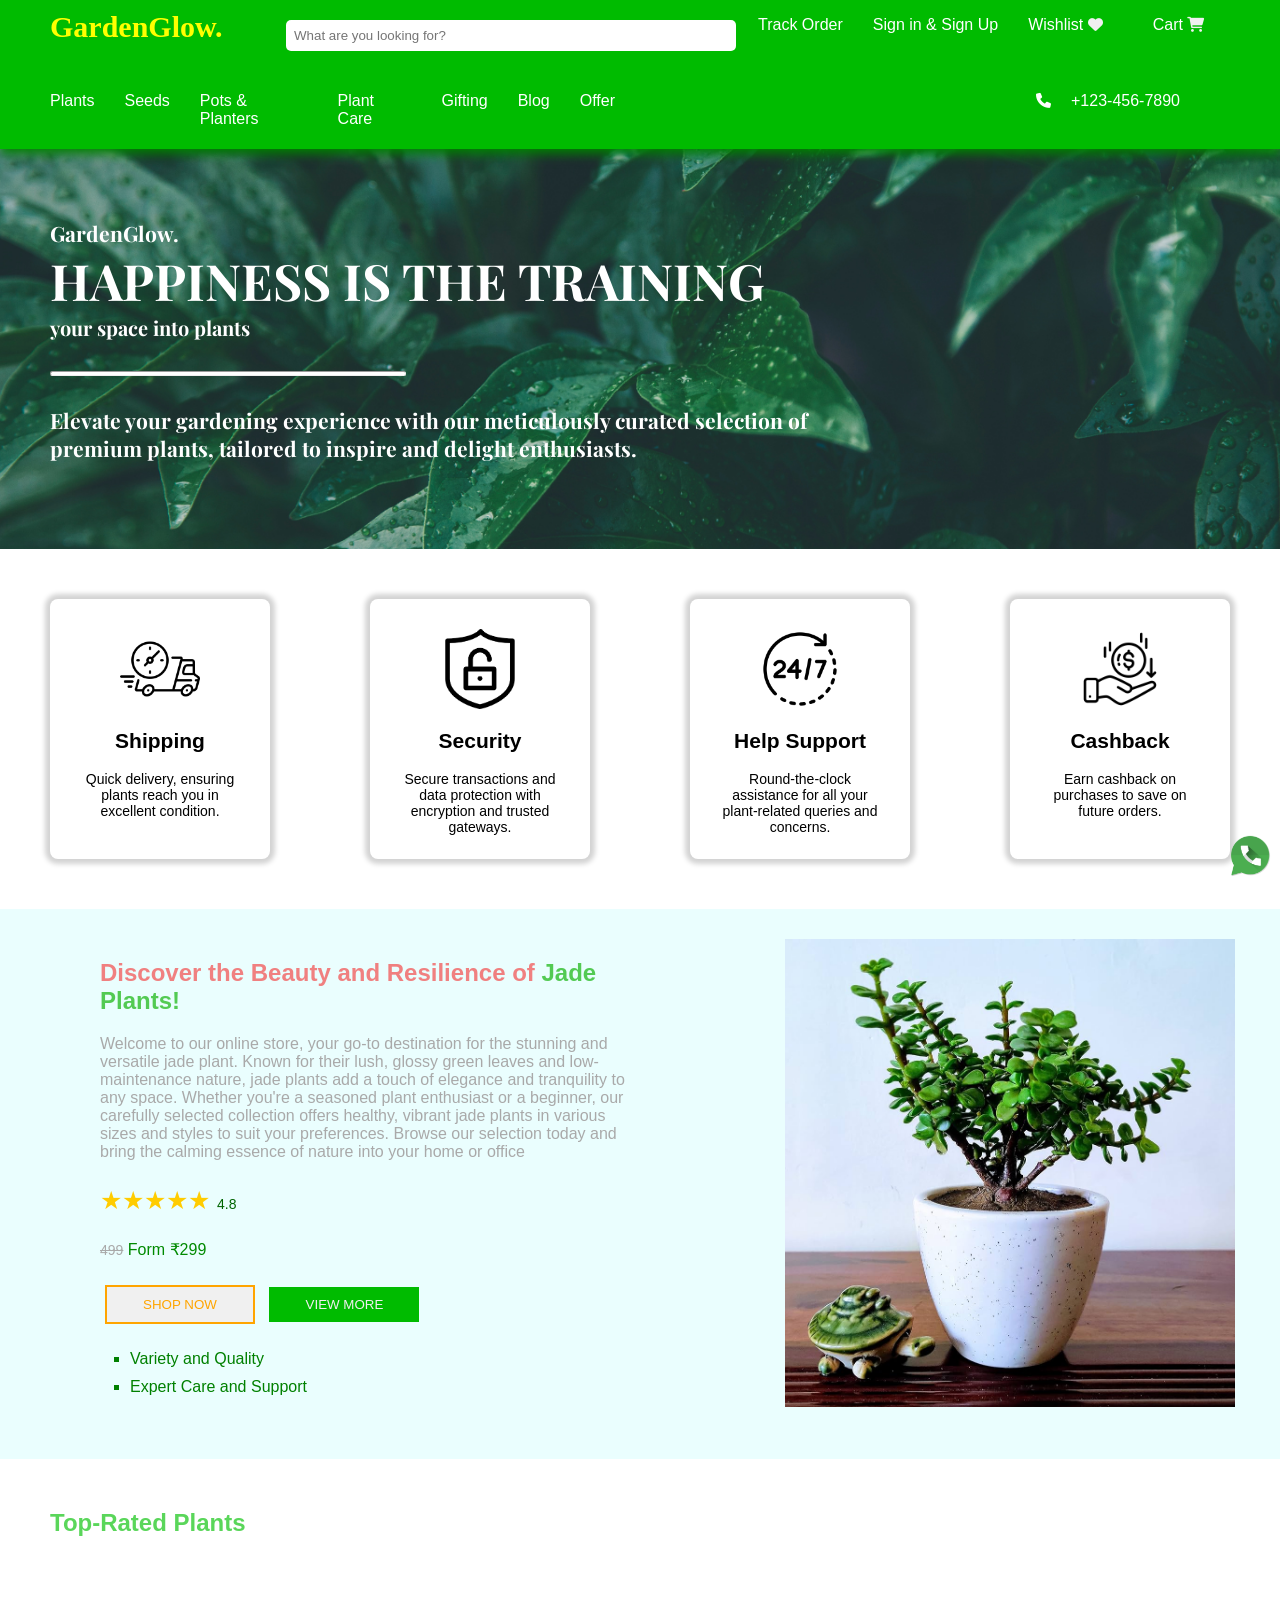
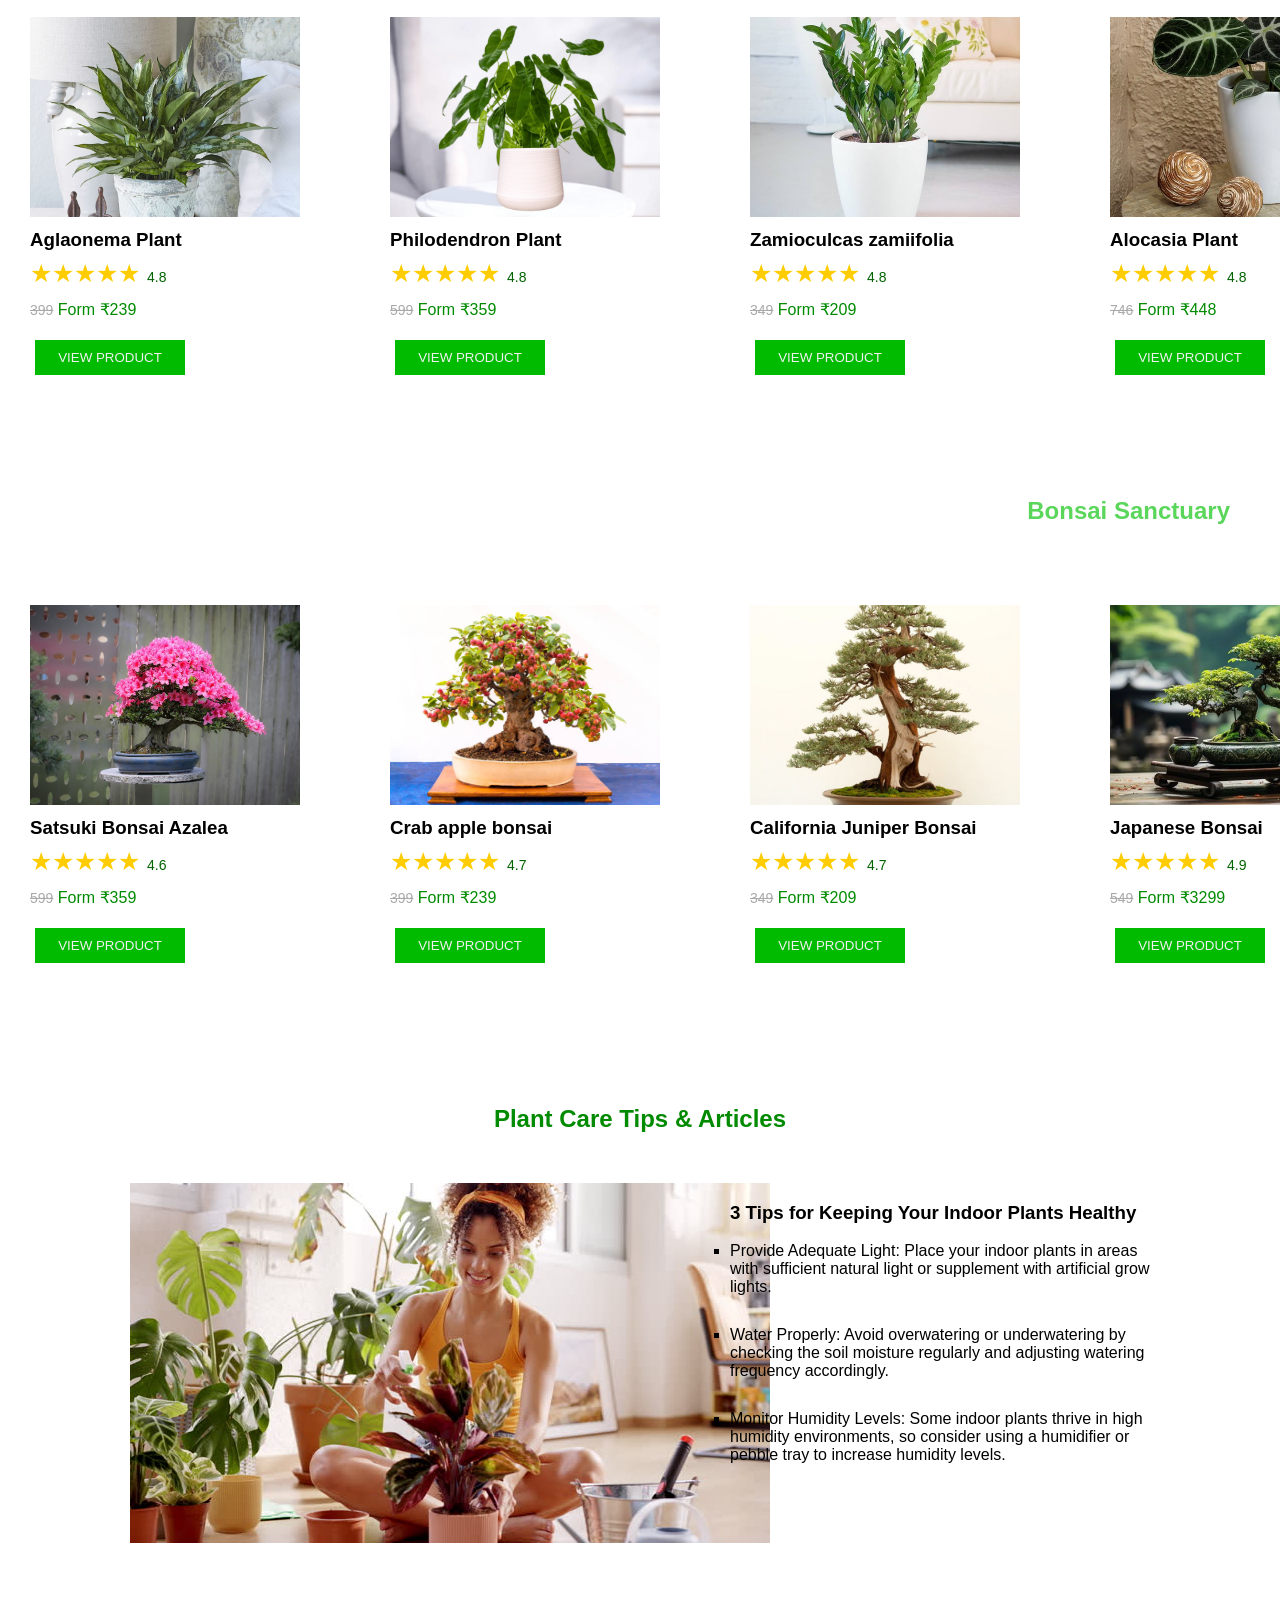
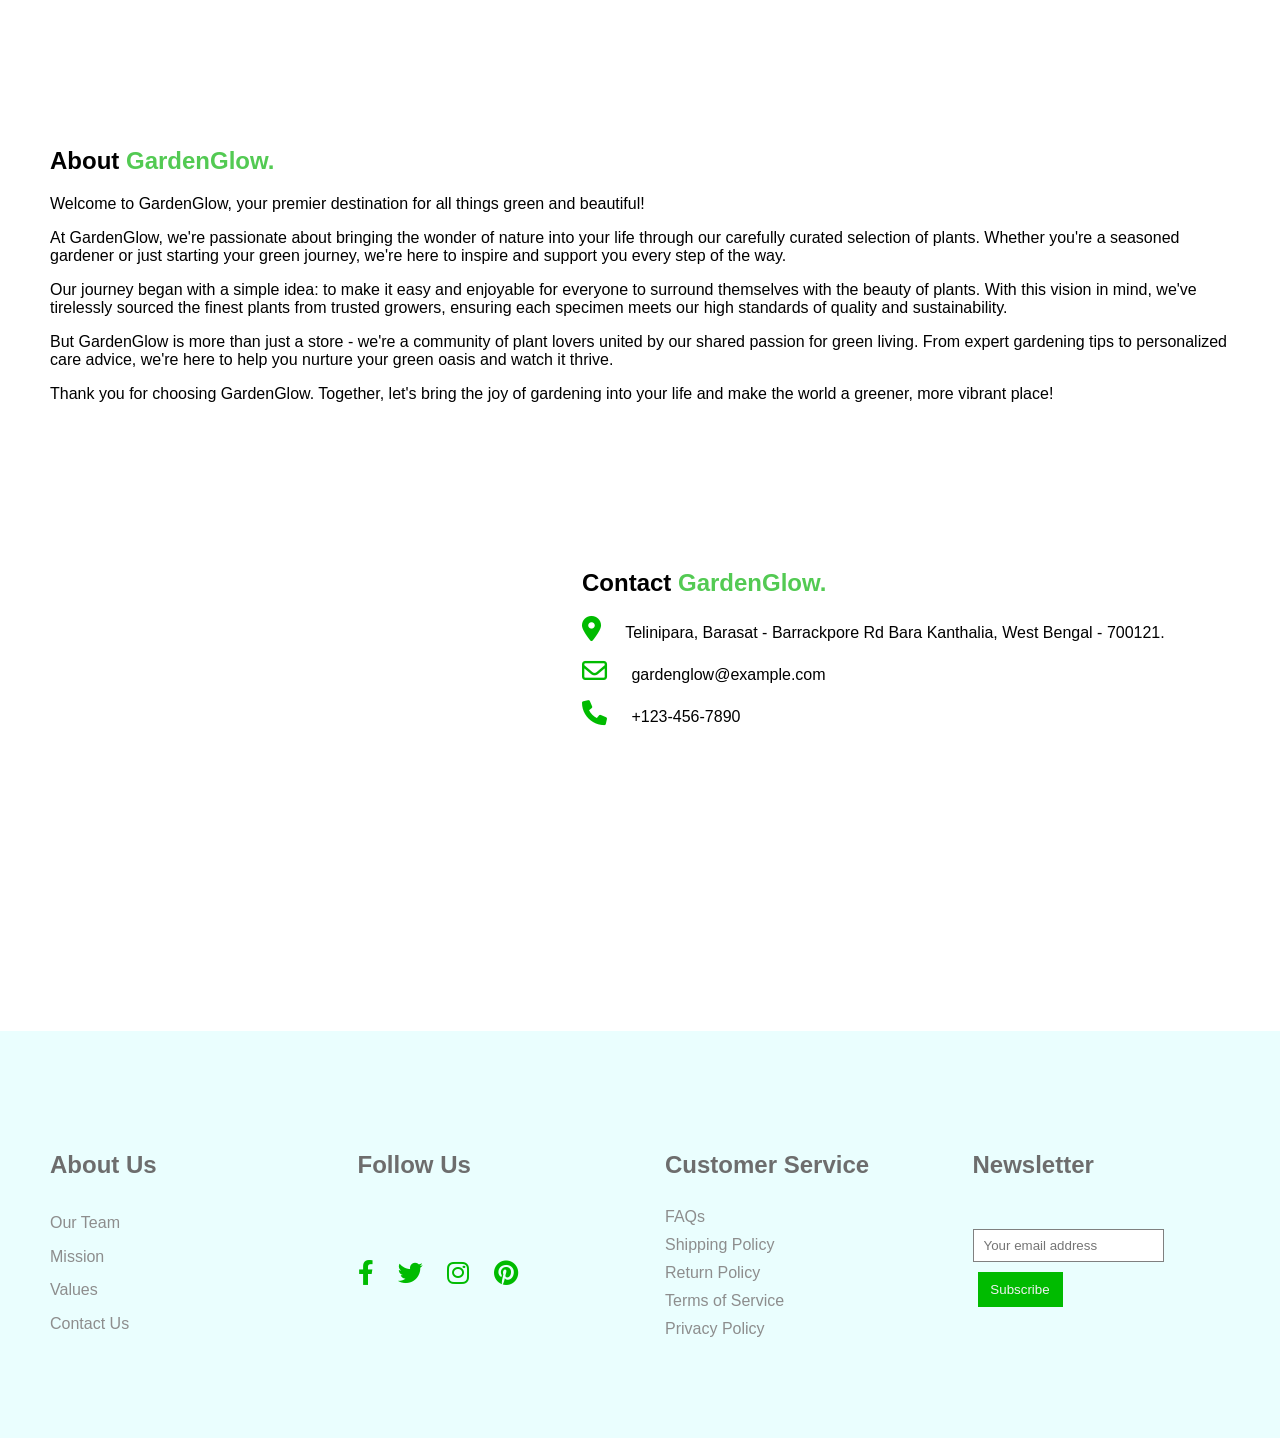
<file: index.html>
<!DOCTYPE html>
<html lang="en">
<head>
    <meta charset="UTF-8">
    <meta name="viewport" content="width=device-width, initial-scale=1.0">
    <title>GardenGlow | Your Online Plant Paradise!</title>
    <link rel="stylesheet" href="style.css">
    <link rel="stylesheet" href="https://cdnjs.cloudflare.com/ajax/libs/font-awesome/6.0.0-beta3/css/all.min.css">
    <link rel="preconnect" href="https://fonts.googleapis.com">
    <link rel="preconnect" href="https://fonts.gstatic.com" crossorigin>
    <link href="https://fonts.googleapis.com/css2?family=Playfair+Display:ital,wght@0,400..900;1,400..900&display=swap" rel="stylesheet">
</head>
<body>

    <header>
        <div id="first-nav">
            <div class="logo"><h2>GardenGlow.</h2></div>
            <div class="search-bar">
                <form>
                    <input type="search" name="search" id="search" placeholder="What are you looking for?">
                </form>
            </div>
            <div class="login">
                <nav class="login-nav">
                    <ul>
                        <li><a href="index2.html" target="_self">Track Order</a></li>
                        <li><a href="sign_in.html" target="_self">Sign in & Sign Up</a></li>
                        <li><a href="index2.html" target="_self">Wishlist <i class="fas fa-heart"></i></a></li>
                        <li><a href="index2.html" target="_self">Cart <i class="fas fa-shopping-cart"></i></a></li>
                    </ul>
                </nav>
            </div>
        </div>

        <div id="second-nav">
            <div class="nav-bar">
                <ul>
                    <li><a href="index2.html" target="_self">Plants</a></li>
                    <li><a href="index2.html" target="_self">Seeds</a></li>
                    <li><a href="index2.html" target="_self">Pots & Planters</a></li>
                    <li><a href="index2.html" target="_self">Plant Care</a></li>
                    <li><a href="index2.html" target="_self">Gifting</a></li>
                    <li><a href="index2.html" target="_self">Blog</a></li>
                    <li><a href="index2.html" target="_self">Offer</a></li>
                </ul>
            </div>
            <div class="help-no">
                <p><i class="fas fa-phone"></i>+123-456-7890</p>
            </div>
        </div>
    </header>

    <section id="poster">
        <div class="background">
            <h3>GardenGlow.</h3>
            <h1>HAPPINESS IS THE TRAINING
                <p class="bg-para">your space into plants</p>
            </h1>
            <hr>
            <h3>Elevate your gardening experience with our meticulously curated selection of premium plants, tailored to inspire and delight enthusiasts.</h3>
        </div>
    </section>
    
    <section id="deliver">
        <div class="deliver shipping">
            <img class="delivery-img" src="image/shipping.png" alt="no image">
            <h2 class="delivery-heading">Shipping</h2>
            <p class="delivery-data">Quick delivery, ensuring plants reach you in excellent condition.</p>
        </div>
        <div class="deliver sequre">
            <img class="delivery-img" src="image/sequre.png" alt="no image">
            <h2 class="delivery-heading">Security</h2>
            <p class="delivery-data">Secure transactions and data protection with encryption and trusted gateways.</p>
        </div>
        <div class=" deliver help">
            <img class="delivery-img" src="image/help.png" alt="no image">
            <h2 class="delivery-heading">Help Support</h2>
            <p class="delivery-data">Round-the-clock assistance for all your plant-related queries and concerns.</p>
        </div>
        <div class="deliver cash">
            <img class="delivery-img" src="image/cash.png" alt="no image">
            <h2 class="delivery-heading">Cashback</h2>
            <p class="delivery-data">Earn cashback on purchases to save on future orders.</p>
        </div>
    </section>

    <section id="banner">
        <div id="text">
            <h2 class="title">Discover the Beauty and Resilience of <span class="color">Jade Plants!</span></h2>
            <p class="jade_plant-data">
                Welcome to our online store, your go-to destination for the stunning and versatile jade plant. Known for their lush, glossy green leaves and low-maintenance nature, jade plants add a touch of elegance and tranquility to any space. Whether you're a seasoned plant enthusiast or a beginner, our carefully selected collection offers healthy, vibrant jade plants in various sizes and styles to suit your preferences. Browse our selection today and bring the calming essence of nature into your home or office
            </p>
            <p class="rating">&#9733;&#9733;&#9733;&#9733;&#9733; <span class="rate">4.8</span></p>
            <p class="product-data">
                <span class="off">499</span> Form ₹299
            </p>
            <a href="sorry.html" target="_self"><button id="buy" title="Apologies, currently under construction. Please check back later for our plant selection. Thank you!">SHOP NOW</button></a>
            <a href="sorry.html" target="_self"><button id="more">VIEW MORE</button></a>
            <ul class="data-list">
                <li>Variety and Quality</li>
                <li>Expert Care and Support</li>
            </ul>
        </div>
        <div id="banner-image">
            <img class="banner-image" src="image/Good Luck jade.jpg" alt="No image">
        </div>
    </section>

    <section id="product">
        <h2 id="popular">Top-Rated Plants</h2>
        <div id="content">
            <div class="product product1">
                <img class="plant aglaonema" src="image/Aglaonema.jpg" alt="no image">
                <h3 class="product-head">Aglaonema Plant</h3>
                <p class="rating">&#9733;&#9733;&#9733;&#9733;&#9733; <span class="rate">4.8</span></p>
                <p class="product-data">
                    <span class="off">399</span> Form ₹239
                </p>
                <a href="sorry.html" target="_self"><button id="more">VIEW PRODUCT</button></a>
            </div>
            <div class="product product2">
                <img class="plant Philodendron" src="image/philodendron.webp" alt="no image">
                <h3 class="product-head">Philodendron Plant</h3>
                <p class="rating">&#9733;&#9733;&#9733;&#9733;&#9733; <span class="rate">4.8</span></p>
                <p class="product-data">
                    <span class="off">599</span> Form ₹359
                </p>
                <a href="sorry.html" target="_self"><button id="more">VIEW PRODUCT</button></a>
            </div>
            <div class="product product3">
                <img class="plant zz-plant" src="image/zz.jpg" alt="no image">
                <h3 class="product-head">Zamioculcas zamiifolia</h3>
                <p class="rating">&#9733;&#9733;&#9733;&#9733;&#9733; <span class="rate">4.8</span></p>
                <p class="product-data">
                    <span class="off">349</span> Form ₹209
                </p>
                <a href="sorry.html" target="_self"><button id="more">VIEW PRODUCT</button></a>
            </div>
            <div class="product product4">
                <img class="plant Alocasia" src="image/Alocasia.jpg" alt="no image">
                <h3 class="product-head">Alocasia
                    Plant</h3>
                <p class="rating">&#9733;&#9733;&#9733;&#9733;&#9733; <span class="rate">4.8</span></p>
                <p class="product-data">
                    <span class="off">746</span> Form ₹448
                </p>
                <a href="sorry.html" target="_self"><button id="more">VIEW PRODUCT</button></a>
            </div>
            <div class="product product5">
                <img class="plant Swiss-cheese" src="image/swiss-cheese-plant.png" alt="no image">
                <h3 class="product-head">Swiss cheese plant</h3>
                <p class="rating">&#9733;&#9733;&#9733;&#9733;&#9733; <span class="rate">4.8</span></p>
                <p class="product-data">
                    <span class="off">729</span> Form ₹487
                </p>
                <a href="sorry.html" target="_self"><button id="more">VIEW PRODUCT</button></a>
            </div>
            <div class="product product6">
                <img class="plant Swiss-cheese" src="image/spider.jpg" alt="no image">
                <h3 class="product-head">Spider plant</h3>
                <p class="rating">&#9733;&#9733;&#9733;&#9733;&#9733; <span class="rate">4.8</span></p>
                <p class="product-data">
                    <span class="off">249</span> Form ₹149
                </p>
                <a href="sorry.html" target="_self"><button id="more">VIEW PRODUCT</button></a>
            </div>
            <div class="product product6">
                <img class="plant bamboo" src="image/bamboo.jpg" alt="no image">
                <h3 class="product-head">Bamboo plant</h3>
                <p class="rating">&#9733;&#9733;&#9733;&#9733;&#9733; <span class="rate">4.8</span></p>
                <p class="product-data">
                    <span class="off">549</span> Form ₹215
                </p>
                <a href="sorry.html" target="_self"><button id="more">VIEW PRODUCT</button></a>
            </div>
        </div>
    </section>

    <section id="product">
        <h2 class="bonsai" id="popular">Bonsai Sanctuary</h2>
        <div id="content">
            <div class="product product1">
                <img class="plant azalea" src="image/azalea bonsai.jpg" alt="">
                <h3 class="product-head">Satsuki Bonsai Azalea</h3>
                <p class="rating">&#9733;&#9733;&#9733;&#9733;&#9733; <span class="rate">4.6</span></p>
                <p class="product-data">
                    <span class="off">599</span> Form ₹359
                </p>
                <a href="sorry.html" target="_self"><button id="more">VIEW PRODUCT</button></a>
            </div>
            <div class="product product2">
                <img class="plant crab-apple" src="image/Apple Bonsai.jpg" alt="">
                <h3 class="product-head">Crab apple bonsai</h3>
                <p class="rating">&#9733;&#9733;&#9733;&#9733;&#9733; <span class="rate">4.7</span></p>
                <p class="product-data">
                    <span class="off">399</span> Form ₹239
                </p>
                <a href="sorry.html" target="_self"><button id="more">VIEW PRODUCT</button></a>
            </div>
            <div class="product product3">
                <img class="plant Juniper" src="image/Sierra Juniper.jpg" alt="">
                <h3 class="product-head">California Juniper Bonsai</h3>
                <p class="rating">&#9733;&#9733;&#9733;&#9733;&#9733; <span class="rate">4.7</span></p>
                <p class="product-data">
                    <span class="off">349</span> Form ₹209
                </p>
                <a href="sorry.html" target="_self"><button id="more">VIEW PRODUCT</button></a>
            </div>
            <div class="product product4">
                <img class="plant japanese" src="image/kokedama bonsai.webp" alt="">
                <h3 class="product-head">Japanese Bonsai</h3>
                <p class="rating">&#9733;&#9733;&#9733;&#9733;&#9733; <span class="rate">4.9</span></p>
                <p class="product-data">
                    <span class="off">549</span> Form ₹3299
                </p>
                <a href="sorry.html" target="_self"><button id="more">VIEW PRODUCT</button></a>
            </div>
            <div class="product product5">
                <img class="plant sweet-palm" src="image/chinese Sweet Plum.webp" alt="">
                <h3 class="product-head">Chinese sweet plumt</h3>
                <p class="rating">&#9733;&#9733;&#9733;&#9733;&#9733; <span class="rate">4.8</span></p>
                <p class="product-data">
                    <span class="off">699</span> Form ₹419
                </p>
                <a href="sorry.html" target="_self"><button id="more">VIEW PRODUCT</button></a>
            </div>
            <div class="product product6">
                <img class="plant Bougainvillea" src="image/Bougainvillea.jpg" alt="">
                <h3 class="product-head">Bougainvillea spectabilis</h3>
                <p class="rating">&#9733;&#9733;&#9733;&#9733;&#9733; <span class="rate">4.6</span></p>
                <p class="product-data">
                    <span class="off">499</span> Form ₹299
                </p>
                <a href="sorry.html" target="_self"><button id="more">VIEW PRODUCT</button></a>
            </div>
        </div>
    </section>

    <section id="tips">
        <div class="container">
            <h2 class="tips">Plant Care Tips & Articles</h2>
            <div class="tips1">
                <div class="tips-box1">
                    <img src="image/care.jpg" alt="no image">
                </div>
                <div class="tips-box2">
                    <h3 class="tip10">3 Tips for Keeping Your Indoor Plants Healthy</h3>
                        <ul class="list-tip">
                            <li>Provide Adequate Light: Place your indoor plants in areas with sufficient natural light or supplement with artificial grow lights.</li>
                            <li>Water Properly: Avoid overwatering or underwatering by checking the soil moisture regularly and adjusting watering frequency accordingly.</li>
                            <li>Monitor Humidity Levels: Some indoor plants thrive in high humidity environments, so consider using a humidifier or pebble tray to increase humidity levels.</li>
                        </ul>
                </div>
            </div>
            <div class="tips2"></div>
            <div class="tips3"></div>
        </div>
    </section>

    <section id="about">
        <div>
            <h2>About <span class="color">GardenGlow.</span></h2>
            <p>Welcome to GardenGlow, your premier destination for all things green and beautiful!</p>
            <p>At GardenGlow, we're passionate about bringing the wonder of nature into your life through our carefully curated selection of plants. Whether you're a seasoned gardener or just starting your green journey, we're here to inspire and support you every step of the way.</p>
            <p>Our journey began with a simple idea: to make it easy and enjoyable for everyone to surround themselves with the beauty of plants. With this vision in mind, we've tirelessly sourced the finest plants from trusted growers, ensuring each specimen meets our high standards of quality and sustainability.</p>
            <p>But GardenGlow is more than just a store - we're a community of plant lovers united by our shared passion for green living. From expert gardening tips to personalized care advice, we're here to help you nurture your green oasis and watch it thrive.</p>
            <p>Thank you for choosing GardenGlow. Together, let's bring the joy of gardening into your life and make the world a greener, more vibrant place!</p>
        </div>
    </section>

    <section id="contact-us">
        <div class="contact-us">
            <div id="map">
                <p class="map"><iframe src="https://www.google.com/maps/embed?pb=!1m18!1m12!1m3!1d3093.8178240283905!2d88.39407364159935!3d22.75832284206782!2m3!1f0!2f0!3f0!3m2!1i1024!2i768!4f13.1!3m3!1m2!1s0x39f899aa114efb0f%3A0xf345029031347802!2sSwami%20Vivekananda%20University!5e0!3m2!1sen!2sin!4v1713683796266!5m2!1sen!2sin" width="400" height="300" style="border:0;" allowfullscreen="" loading="lazy" referrerpolicy="no-referrer-when-downgrade"></iframe></p>
            </div>
            <div id="contact-data">
                <h2>Contact <span class="color">GardenGlow.</span></h2>
                <p><i class="fas fa-map-marker-alt"></i>  Telinipara, Barasat - Barrackpore Rd Bara Kanthalia, West Bengal - 700121.</p>
                <p><i class="far fa-envelope"></i>  gardenglow@example.com</p>
                <p><i class="fas fa-phone"></i>  +123-456-7890</p>

            </div>
        </div>
    </section>

    <p class="whatsapp"><a href="sorry.html" target="_self"><img id="whatsapp" src="image/whats.png" alt="no image"></a></p>

    <footer>
        <div id="footer-box1">
            <h2 class="footer-head">About Us</h2>
            <a class="link" href="index2.html" target="_self">Our Team</a>
            <a class="link" href="index2.html" target="_self">Mission</a>
            <a class="link" href="index2.html" target="_self">Values</a>
            <a class="link" href="index2.html" target="_self">Contact Us</a>
        </div>
        <div id="footer-box2">
            <h2 class="footer-head">Follow Us</h2>
            <div class="social-icons">
                <a href="sorry.html" target="_self"><i class="fab fa-facebook-f"></i></a>
                <a href="sorry.html" target="_self"><i class="fab fa-twitter"></i></a>
                <a href="sorry.html" target="_self"><i class="fab fa-instagram"></i></a>
                <a href="sorry.html" target="_self"><i class="fab fa-pinterest"></i></a>
            </div>
        </div>
        <div id="footer-box3">
            <h2 class="footer-head">Customer Service</h2>
            <a class="link" href="index2.html" target="_self">FAQs</a>
            <a class="link" href="index2.html" target="_self">Shipping Policy</a>
            <a class="link" href="index2.html" target="_self">Return Policy</a>
            <a class="link" href="index2.html" target="_self">Terms of Service</a>
            <a class="link" href="index2.html" target="_self">Privacy Policy</a>
        </div>
        <div id="footer-box4">
            <h2 class="footer-head">Newsletter</h2>
            <form id="newsletter-form">
                <input type="email" name="email" placeholder="Your email address">
                <button id="more" type="submit">Subscribe</button>
            </form>
        </div>
    </footer>
</body>
</html>
</file>
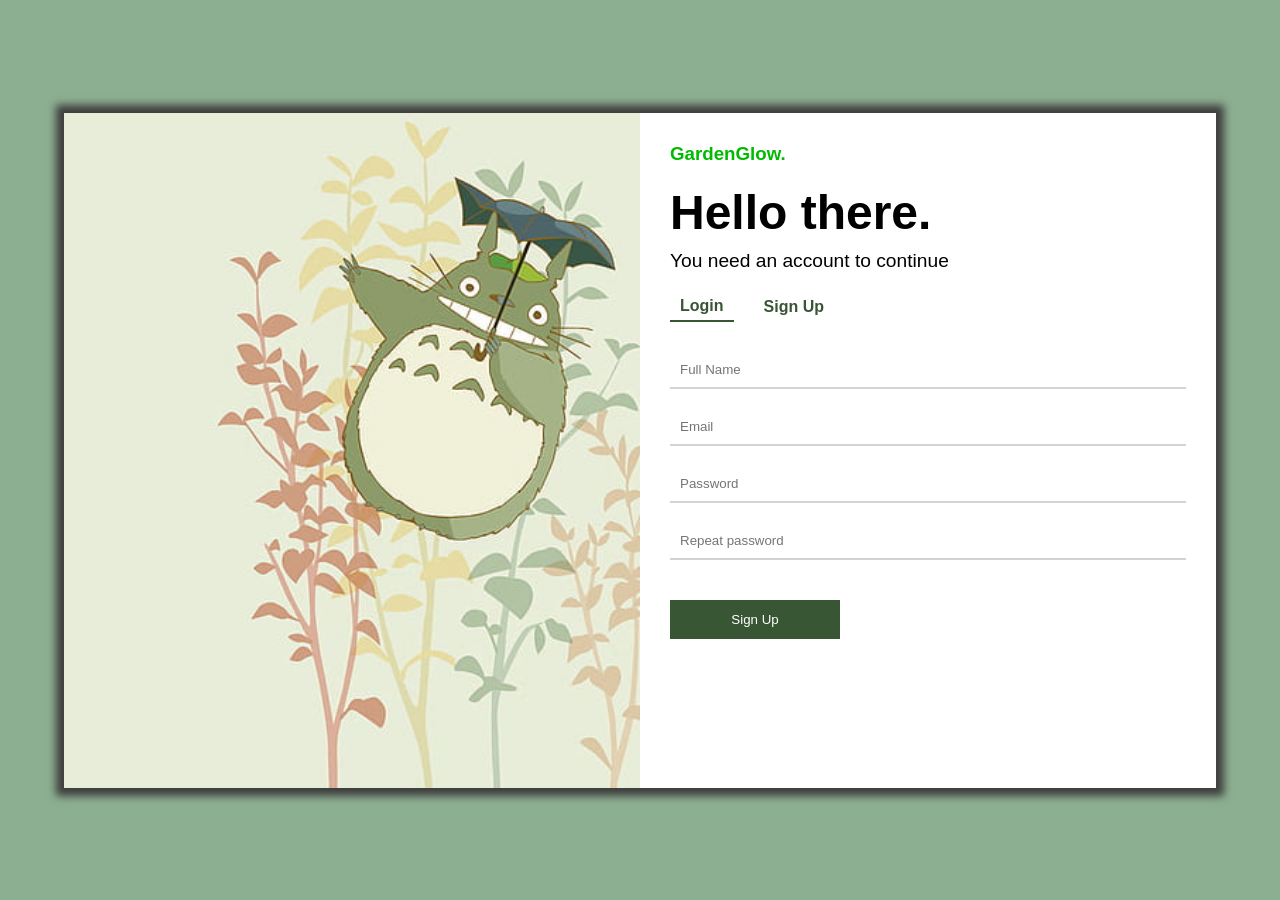
<file: add.html>
<!DOCTYPE html>
<html lang="en">
<head>
    <meta charset="UTF-8">
    <meta name="viewport" content="width=device-width, initial-scale=1.0">
    <title>GardenGlow - Sign in</title>
    <style>
        body{
            padding: 0;
            margin: 0;
            display: flex;
            justify-content: center;
            align-items: center;
            min-height: 100vh;
            background-color: rgb(141, 175, 145);
            font-family: Arial, sans-serif;
        }
        #content{
            height: auto;
            min-height: 75vh;
            width: 90%;
            max-width: 1200px;
            display: flex;
            margin: 50px 0;
            box-shadow: 0 0 8px 8px #3e3e3e;
            background-image: url(image/sign.jpg);
            background-repeat: no-repeat;
            background-size: cover;
            flex-wrap: wrap;
        }
        #box1, #box2{
            width: 100%;
            padding: 30px;
            box-sizing: border-box;
        }
        #box1 {
            display: none;
        }
        #box2{
            background-color: #fff;
        }
        h3{
            color: #00bb00;
            margin: 0 0 20px 0;
        }
        h1,p{
            font-size: 2rem;
            margin: 0 0 10px 0;
        }
        p{
            font-size: 1rem;
        }
        .form-toggle {
            margin: 20px 0;
            display: flex;
            gap: 20px;
        }
        .form-toggle button {
            background: none;
            border: none;
            color: #385534;
            font-weight: bold;
            cursor: pointer;
            padding: 5px 10px;
            font-size: 1rem;
        }
        .form-toggle button.active {
            border-bottom: 2px solid #385534;
        }
        form{
            display: grid;
            gap: 20px;
            margin: 30px 0;
        }
        .login-form {
            display: none;
        }
        input{
            padding: 10px;
            border: none;
            border-bottom: 2px solid #d3d3d3;
            width: 100%;
            box-sizing: border-box;
        }
        button.submit-btn{
            width: 170px;
            margin: 20px 0;
            padding: 10px;
            background-color: #385534;
            border: 2px solid #385534;
            color: #fff;
            cursor: pointer;
        }
        button.submit-btn:active{
            background-color: #62865d;
            border: 2px solid #62865d;
        }
        button.submit-btn:hover{
            transition: 0.3s linear;
            padding: 12px;
            background-color: #fff;
            color: #62865d;
            border: 2px solid #62865d;
        }
        @media (min-width: 768px) {
            #content {
                flex-wrap: nowrap;
                height: 75vh;
            }
            #box1, #box2 {
                width: 50%;
            }
            #box1 {
                display: block;
            }
            h1 {
                font-size: 3rem;
            }
            p {
                font-size: 1.2rem;
            }
        }
    </style>
</head>
<body>
    <div id="content">
        <div id="box1"></div>
        <div id="box2">
            <h3>GardenGlow.</h3>
            <h1>Hello there.</h1>
            <p>You need an account to continue</p>
            
            <div class="form-toggle">
                <button id="login-toggle" class="active">Login</button>
                <button id="signup-toggle">Sign Up</button>
            </div>
            
            <form id="login-form" class="login-form">
                <input type="email" name="mail" id="login-mail" placeholder="Email" required>
                <input type="password" name="password" id="login-password" placeholder="Password" required>
                <button type="submit" class="submit-btn">Login</button>
            </form>
            
            <form id="signup-form">
                <input type="text" name="name" id="name" placeholder="Full Name" required>
                <input type="email" name="mail" id="mail" placeholder="Email" required>
                <input type="password" name="password" id="password" placeholder="Password" required>
                <input type="password" name="repeat" id="repeat" placeholder="Repeat password" required>
                <button type="submit" class="submit-btn">Sign Up</button>
            </form>
        </div>
    </div>

    <script>
        document.addEventListener('DOMContentLoaded', function() {
            const loginToggle = document.getElementById('login-toggle');
            const signupToggle = document.getElementById('signup-toggle');
            const loginForm = document.getElementById('login-form');
            const signupForm = document.getElementById('signup-form');
            
            // Initially show signup form (as it was in original design)
            // But we'll toggle based on user selection
            loginForm.style.display = 'none';
            signupForm.style.display = 'grid';
            
            loginToggle.addEventListener('click', function() {
                loginForm.style.display = 'grid';
                signupForm.style.display = 'none';
                loginToggle.classList.add('active');
                signupToggle.classList.remove('active');
            });
            
            signupToggle.addEventListener('click', function() {
                loginForm.style.display = 'none';
                signupForm.style.display = 'grid';
                signupToggle.classList.add('active');
                loginToggle.classList.remove('active');
            });
            
            // Form submission handlers
            loginForm.addEventListener('submit', function(e) {
                e.preventDefault();
                // Add your login logic here
                alert('Login functionality would go here');
            });
            
            signupForm.addEventListener('submit', function(e) {
                e.preventDefault();
                // Add your signup logic here
                const password = document.getElementById('password').value;
                const repeatPassword = document.getElementById('repeat').value;
                
                if (password !== repeatPassword) {
                    alert('Passwords do not match!');
                    return;
                }
                
                alert('Signup successful! (This would redirect in a real app)');
            });
            
            // Responsive adjustments
            function handleResize() {
                // Add any additional responsive logic if needed
            }
            
            window.addEventListener('resize', handleResize);
            handleResize();
        });
    </script>
</body>
</html>
</file>
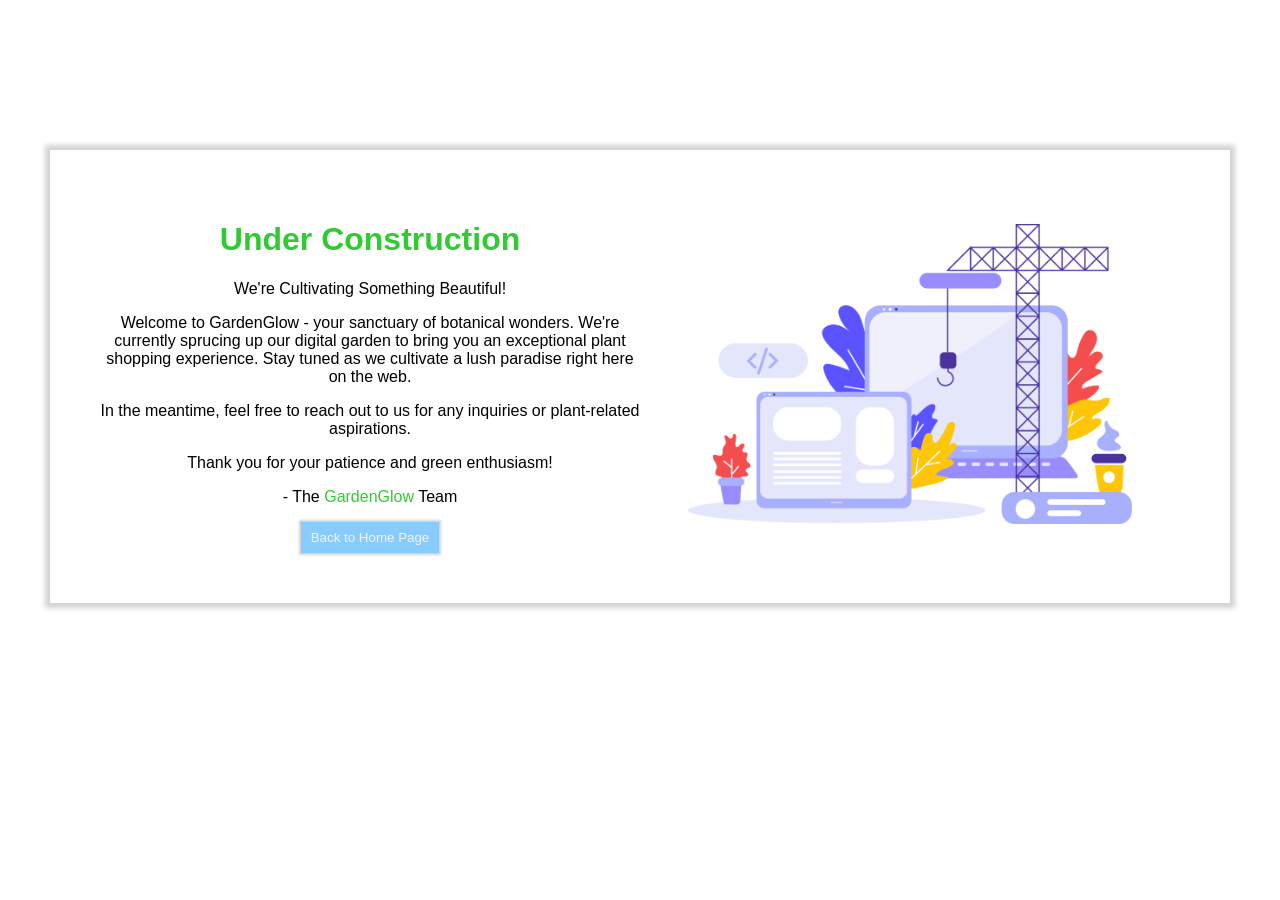
<file: index2.html>
<!DOCTYPE html>
<html lang="en">
<head>
  <meta charset="UTF-8">
  <meta name="viewport" content="width=device-width, initial-scale=1.0">
  <title>GardenGlow - Under Construction</title>
  <style>
    body{
      padding: 0;
      margin: 0;
      font-family: 'Segoe UI', Tahoma, Geneva, Verdana, sans-serif;
      display: flex;
      justify-content: center;
      align-items: center;
    }
    main{
      margin: 150px 50px;
      padding: 50px;
      box-shadow: 0 0 5px 5px lightgray;
      display: flex;
      justify-content: center;
      align-items: center;
    }
    #content1,#content2{
      width: 50%;
      text-align: center;
    }
    img{
      height: 300px;
    }
    h1,span{
      color: #32ca32;
    }
    button{
      padding: 8px 10px;
      border: none;
      color: #f3f3f3;
      background-color: #88ccff;
      box-shadow: 0 0 2px 2px lightgray;
    }
    button:hover{
      cursor: pointer;
    }
    button:active{
      background-color: #45acfb;
      box-shadow: 0 0 5px 5px lightgray;
    }
  </style>
</head>
<body>
  <main>
    <div id="content1">
      <h1>Under Construction</h1>
    <p>We're Cultivating Something Beautiful!</p>
    <p>Welcome to GardenGlow - your sanctuary of botanical wonders. We're currently sprucing up our digital garden to bring you an exceptional plant shopping experience. Stay tuned as we cultivate a lush paradise right here on the web.</p>
    <p>In the meantime, feel free to reach out to us for any inquiries or plant-related aspirations.</p>
    <p>Thank you for your patience and green enthusiasm!</p>
    <p>- The <span>GardenGlow</span> Team</p>
    <a href="index.html" target="_self"><button>Back to Home Page</button></a>
    </div>
    <div id="content2">
      <img src="image/under construction.png" alt="no image">
    </div>
  </main>
</body>
</html>
</file>
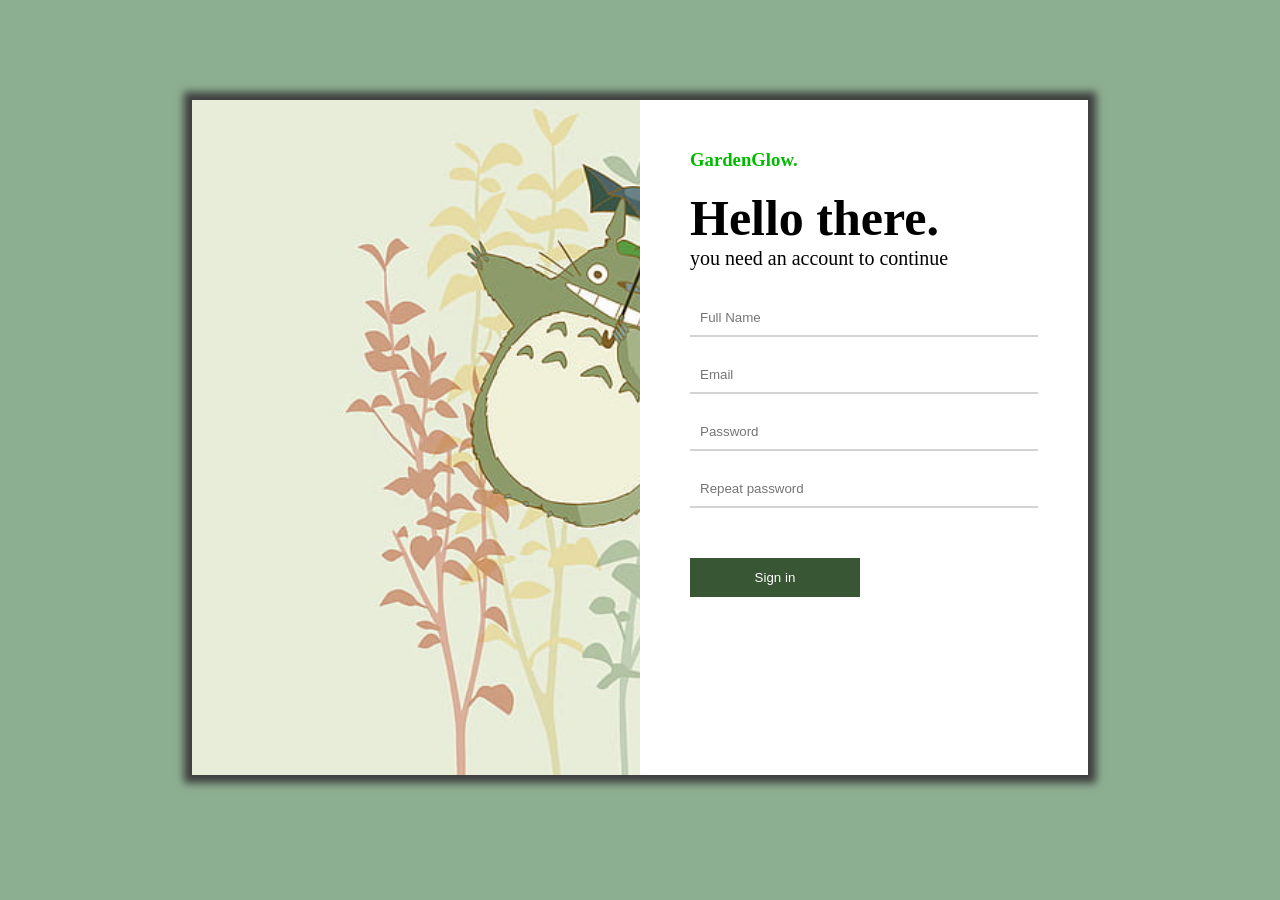
<file: sign_in.html>
<!DOCTYPE html>
<html lang="en">
<head>
    <meta charset="UTF-8">
    <meta name="viewport" content="width=device-width, initial-scale=1.0">
    <title>GardenGlow - Sign in</title>
    <style>
        body{
            padding: 0;
            margin: 0;
            display: flex;
            justify-content: center;
            align-items: center;
            background-color: rgb(141, 175, 145);
        }
        #content{
            height: 75vh;
            width: 70vw;
            display: flex;
            margin: 100px;
            box-shadow: 0 0 8px 8px #3e3e3e;
            background-image: url(image/sign.jpg);
            background-repeat: no-repeat;
            background-size: cover;
        }
        #box1,#box2{
            width: 50%;
            padding: 30px 50px;

        }
        #box2{
            background-color: #fff;
        }
        h3{
            color: #00bb00;
        }
        h1,p{
            font-size: 50px;
            margin: 0;
        }
        p{
            font-size: 20px;
        }
        form{
            display: grid;
            gap: 20px;
            margin: 30px 0;
        }
        input{
            padding: 10px;
            border: none;
            border-bottom: 2px solid #d3d3d3;
        }
        button{
            width: 170px;
            margin: 20px 0;
            padding: 10px;
            background-color: #385534;
            border: 2px solid #385534;
            color: #fff;
        }
        button:active{
            cursor: pointer;
            background-color: #62865d;
            border: 2px solid #62865d;
        }
        button:hover{
            transition: 0.3s linear;
            padding: 12px;
            background-color: #fff;
            color: #62865d;
            border: 2px solid #62865d;
        }
    </style>
</head>
<body>
    <div id="content">
        <div id="box1">

        </div>
        <div id="box2">
            <h3>GardenGlow.</h3>
            <h1>Hello there.</h1>
            <p>you need an account to continue</p>
            <form>
                <input type="text" name="name" id="name" placeholder="Full Name">
                <input type="email" name="mail" id="mail" placeholder="Email">
                <input type="password" name="password" id="password" placeholder="Password">
                <input type="password" name="repeat" id="repeat" placeholder="Repeat password">
            </form>
            <a href="index.html" target="_self"><button type="submit">Sign in</button></a>
        </div>
    </div>
</body>
</html>
</file>
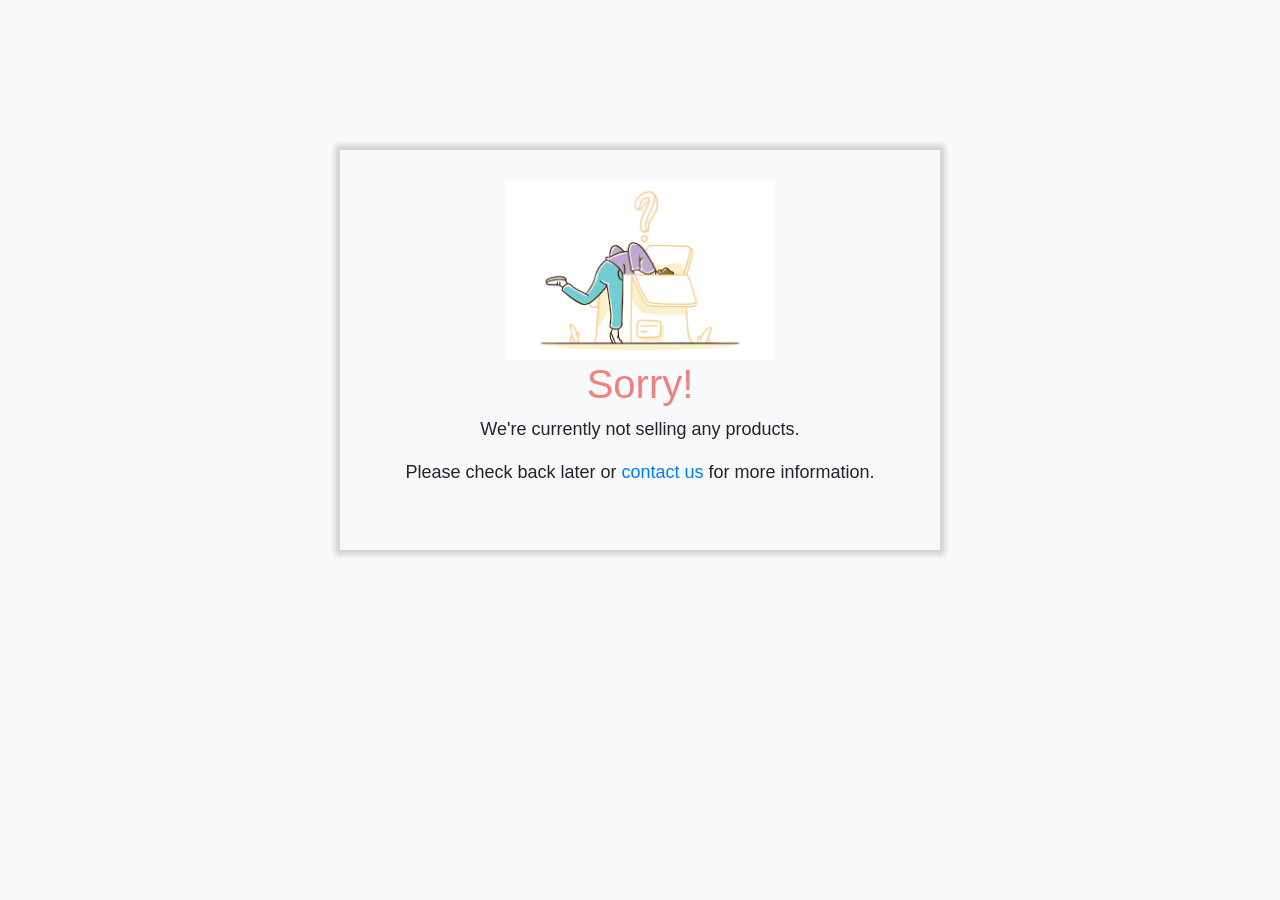
<file: sorry.html>
<!DOCTYPE html>
<html lang="en">
<head>
    <meta charset="UTF-8">
    <meta name="viewport" content="width=device-width, initial-scale=1.0">
    <title>Sorry | Plant Shop</title>
    <link rel="stylesheet" href="https://stackpath.bootstrapcdn.com/bootstrap/4.5.2/css/bootstrap.min.css">
    <style>
        body {
            margin: 0;
            padding: 0;
            font-family: Arial, sans-serif;
            background-color: #f8f9fa;
            display: flex;
            justify-content: center;
            align-items: center;
            font-size: 18px;
        }
        
        .container{
            height: 400px;
            width: 600px;
            box-shadow: 0 0 5px 5px lightgray;
            padding: 30px;
            margin: 150px;
            text-align: center;
        }
        img{
            width: 50%;
        }
        h1{
            color: lightcoral;
        }
        a{
            text-decoration: none;
        }
        a:hover{
            text-decoration: none;
            color: #00bb00;
        }

    </style>
</head>
<body>
    <div class="container">
        <img class="logo" src="image/sorry.png" alt="no image">
        <h1>Sorry!</h1>
        <p>We're currently not selling any products.</p>
        <p>Please check back later or <a href="index.html" target="_self">contact us</a> for more information.</p>
    </div>
</body>
</html>
</file>
<file: style.css>
body{
    padding: 0;
    margin: 0;
    font-family: Verdana, Geneva, Tahoma, sans-serif;
    /* width: 1435px; */
}

header{
    background-color: #00bb00;
    padding: 0 50px;
    position: sticky;
    top: 0px;
    box-shadow: 0 5px 10px #008000;
}

#first-nav{
    display: flex;
    flex-wrap: wrap-reverse;
}

#search{
    border-radius: 5px;
    border: none;
}

.login,.search-bar{
    width: 40%;
}

#second-nav{
    padding: 5px 0;
    display: flex;
}

.nav-bar,.help-no{
    width: 50%;
}

.logo{
    color: yellow;
    font-family: "Roboto Slab", serif;
    font-size: 20px;
    width: 20%;
}

.logo h2{
    margin: 10px 0;
}

ul{
    padding: 0;
    list-style-type: none;
    display: flex;
    gap: 30px;
}

ul li a{
    text-decoration: none;
    color: #fff;
}

ul li a:hover{
    transition: 0.3s linear;
    font-size: 17px;
    color: greenyellow;
}

.nav-bar li a:hover{
    padding-bottom: 20px;
    border-bottom: 2px solid #f0f0f0;
}

ul li a i{
    font-size: 15px;
    color: #f0f0f0;
}

#search{
    margin: 20px 0;
    width: 50vh;
    padding: 8px;
}

#deliver{
    display: flex;
    justify-content: center;
    align-items: center;
    gap: 100px;
    padding: 50px;
}

.shipping,.sequre,.cash,.help{
    text-align: center;
    border-radius: 8px;
    padding: 30px;
    height: 200px;
    width: 200px;
    box-shadow: 0 0 5px 5px lightgray;
}

.deliver:hover{
    transition: 0.3s linear;
    padding: 35px;
    box-shadow: 0 0 8px 8px #d3d3d3;
}

.delivery-img{
    height: 40%;
    object-fit: cover;
}

#banner{
    width: 100%;
    height: 550px;
    background-color: rgb(234, 254, 254);
    display: flex;
}

.banner-image{
    padding: 30px 0;
    width: 100%;
    height: 85%;
    object-fit: contain;
}

.banner-image:hover{
    transition: 0.4s linear;
    height: 90%;
}

#text{
    padding: 30px 100px;
    font-size: 16px;
}

#text,#banner-image{
    width: 50%;
}

#more,#buy{
    width: 150px;
    padding: 10px;
    margin: 10px 5px;
    border: none;
}

#more{
    background-color: #00bb00;
    color: #f0f0f0;
}

#buy{
    color: orange;
    background-color: #f0f0f0;
    border: 2px solid orange;
}

#buy:hover{
    background-color: rgb(255, 142, 50);
    color: #f0f0f0;
    border: 2px solid rgb(255, 142, 50);
}

#buy:active{
    background-color: orange;
    color: #f0f0f0;
}

#more:hover{
    background-color: transparent;
    color: #00bb00;
    border: 2px solid #00bb00;
}

#more:active{
    background-color: #008900;
    box-shadow: 0 0 3px 3px lightgray;
    color: #f0f0f0;
}

.data-list{
    padding: 0 30px;
    display: grid;
    gap: 10px;
    list-style-type: square;
    color: #008000;
}

h2.title{
    color: lightcoral;
}

.color{
    color: rgb(83, 202, 83);
}

#deliver{
    font-size: 14px;
}

.jade_plant-data{
    color: #a9a9a9;
}

.delivery-heading{
    font-weight: bold;
}

#poster{
    height: 400px;
    width: 100%;
}

#poster{
   color: #fff;
   background-image: url(image/background.png);
   background-size: cover;
}

.background h3{
    width: 70%;
    margin: 0;
}

.background h1{
    font-size: 50px;
    margin: 0;
}

.background{
    padding: 70px 50px;
    font-family: "Playfair Display", serif;
    font-size: 18px;
}

.bg-para{
    margin: 0;
    font-size: 20px;
}

hr{
    background-color: #fff;
    text-align: left;
    margin: 30px 0;
    width: 30%;
    height: 3px;
    border-radius: 50px;
}

hr:hover{
    transition: 1s linear;
    cursor: pointer;
    width: 100%;
}

.poster{
    height: 100%;
    width: 100%;
    object-fit: cover;
    mix-blend-mode: multiply;
}

#content{
    width: 100%;
    overflow-x: scroll;
    display: flex;
}

::-webkit-scrollbar{
    height: 8px;
    width: 5px;
    background-color: transparent;
}

::-webkit-scrollbar-thumb{
    height: 10px;
    background-color: lightgreen;
    border-radius: 50px;
}

.product{
    height: 400px;
    min-width: 300px;
    padding: 30px;
    line-height: 8px;
}

.plant{
    height: 50%;
    width: 90%;
    object-fit: cover; 
}

.plant:hover{
    transition: 0.4s linear;
    height: 55%;
}

.product-data{
    color: #008a00;
}

.product-data .off{
    text-decoration: line-through;
    color: darkgrey;
    font-size: 14px;
}

.rating{
    font-size: 25px;
    color: rgb(255, 204, 0);
}
.rate{
    font-size: 14px;
    color: darkgreen;
}

#popular{
    color: #5ad65a;
    margin: 50px;
}

.bonsai{
    text-align: right;
}

footer{
    display: flex;
    gap: 50px;
    padding: 100px 50px;
    background-color:  rgb(234, 254, 254);
}

#footer-box1,#footer-box2,#footer-box3,#footer-box4{
    width: 25%;
    display: grid;
    text-decoration: none;
    gap: 10px;
}

.link{
    text-decoration: none;
    color: #8d8d8d;
}

.link:hover{
    color: #00bb00;
}

.link:active{
    text-decoration: line-through;
}

i{
    color: #00bb00;
    margin-right: 20px;
    font-size: 25px;
    transition: 0.3s linear;
}

i:hover{
    font-size: 30px;
}

i:active{
    color: #90ee90;
}

.footer-head{
    color: #6d6d6d;
}

#newsletter-form input,button{
    padding: 8px 10px;
    border: 1px solid #808080;
}

#newsletter-form button{
    width: 85px;
}

#about{
   padding: 100px 50px;
}

.container{
    padding: 50px 100px;
}

.tips{
    color: #008a00;
    text-align: center;
}

.tips1{
    display: flex;
}

.list-tip{
    display: grid;
    list-style-type: square;
}

.tips-box1,.tips-box2{
    width: 50%;
    padding: 30px;
} 

.tips-box1 img:hover{
    padding: 15px 0;
    transition: 0.4s linear;
}

#contact-us{
    padding: 30px 50px;
}

.contact-us{
    display: flex;
    gap: 100px;
}

#contact-data{
    width: 60%;
}

#map{
    width: 40%;
}

.whatsapp{
    background-color: transparent;
    position: sticky;
    bottom: 0;
    padding: 20px 10px;
    text-align: right;
}

#whatsapp{
    height: 40px;
}

.help-no{
    text-align: right;
    padding-right: 50px;
}

.help-no p{
    color: #fff;
}

.help-no p i{
    font-size: 15px;
    color: #fff;
}
</file>
